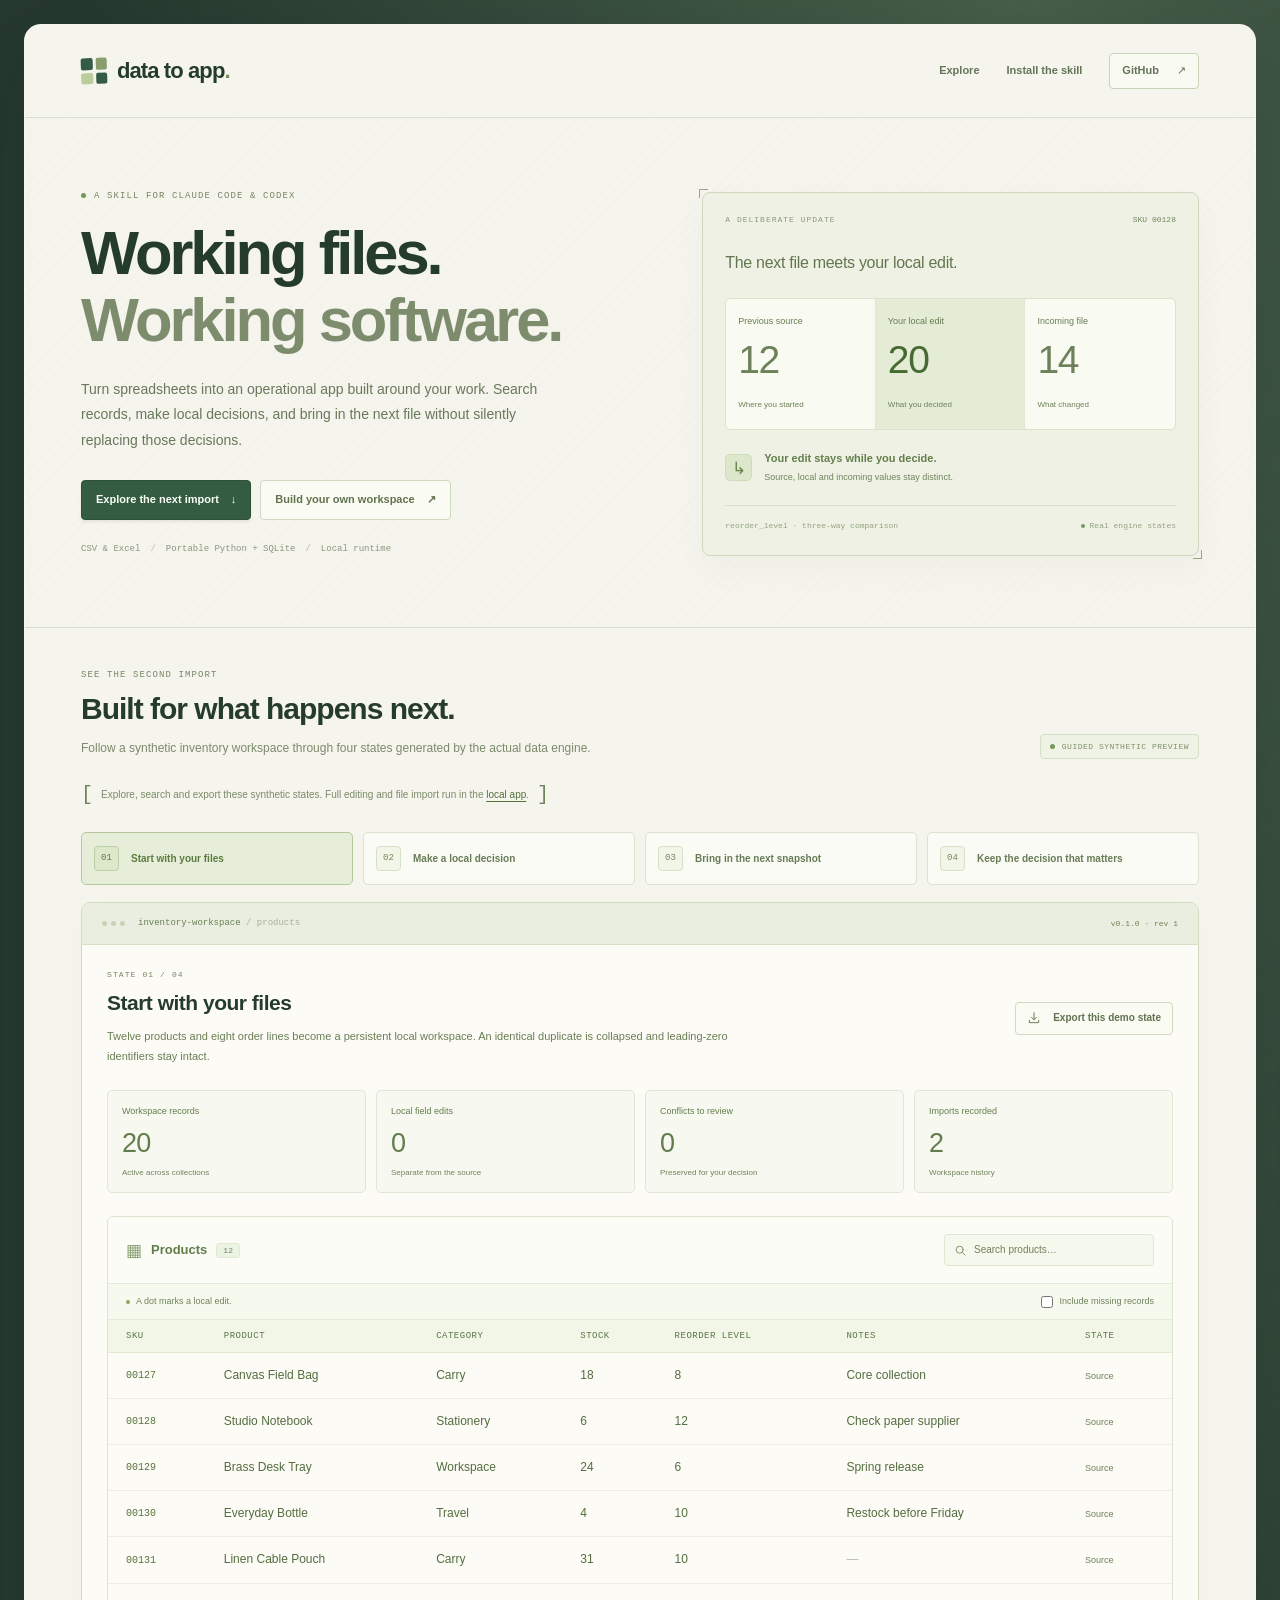
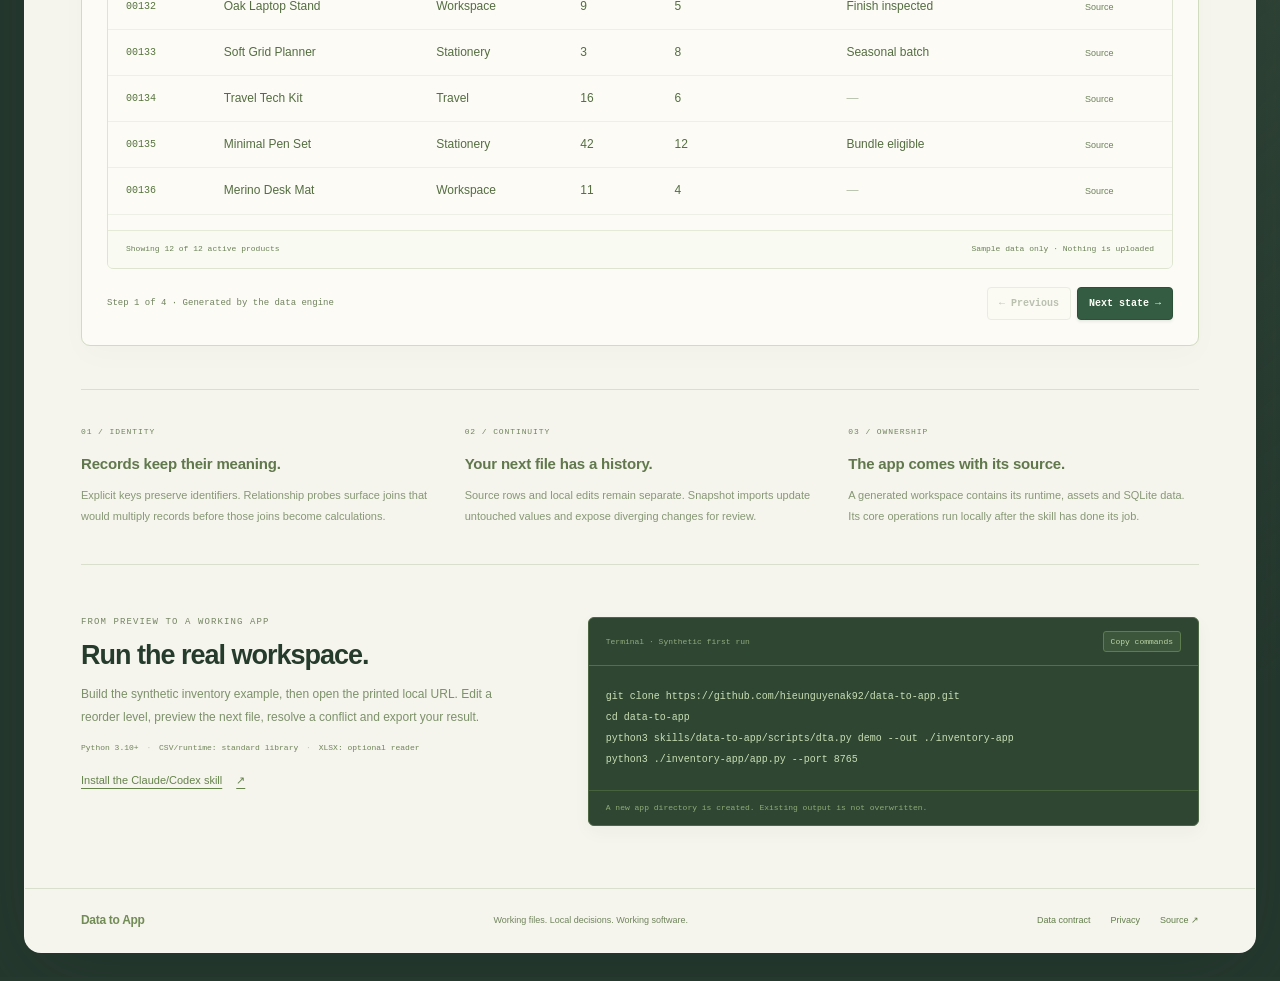
<file: docs/index.html>
<!doctype html>
<html lang="en">
<head>
  <meta charset="utf-8">
  <meta name="viewport" content="width=device-width,initial-scale=1">
  <meta name="color-scheme" content="light">
  <meta name="description" content="Turn working files into working software. Explore real Data to App engine states: source records, local edits, an incoming snapshot and a deliberate conflict resolution.">
  <title>Data to App — Working files. Working software.</title>
  <link rel="stylesheet" href="./demo/demo.css">
  <script src="./demo/demo.js" defer></script>
</head>
<body>
  <a href="#explorer" class="skip-link">Skip to the guided preview</a>
  <div class="page-frame">
    <header class="site-header">
      <a href="#" class="brand" aria-label="Data to App home"><span class="brand-mark" aria-hidden="true"><i></i><i></i><i></i><i></i></span><span>data to app<span class="brand-period">.</span></span></a>
      <nav aria-label="Main navigation"><a href="#explorer">Explore</a><a href="https://github.com/hieunguyenak92/data-to-app/blob/main/docs/INSTALL.md">Install the skill</a><a href="https://github.com/hieunguyenak92/data-to-app" class="github-link">GitHub <span aria-hidden="true">↗</span></a></nav>
    </header>

    <main>
      <section class="hero" aria-labelledby="hero-title">
        <div class="hero-copy">
          <p class="eyebrow"><span class="signal-dot" aria-hidden="true"></span> A skill for Claude Code &amp; Codex</p>
          <h1 id="hero-title">Working files.<br><span>Working software.</span></h1>
          <p class="hero-description">Turn spreadsheets into an operational app built around your work. Search records, make local decisions, and bring in the next file without silently replacing those decisions.</p>
          <div class="hero-actions"><a href="#explorer" class="button button-primary">Explore the next import <span aria-hidden="true">↓</span></a><a href="#run-local" class="button button-secondary">Build your own workspace <span aria-hidden="true">↗</span></a></div>
          <p class="hero-footnote">CSV &amp; Excel <span aria-hidden="true">/</span> Portable Python + SQLite <span aria-hidden="true">/</span> Local runtime</p>
        </div>
        <div class="reasoning-card" aria-label="Three-way comparison example">
          <div class="reasoning-top"><span class="bracket-label">A deliberate update</span><span class="mono-label" id="hero-record">Inventory example</span></div>
          <p class="reasoning-title">The next file meets your local edit.</p>
          <div class="value-flow"><div><span>Previous source</span><strong id="hero-source">—</strong><small>Where you started</small></div><div class="local-value"><span>Your local edit</span><strong id="hero-local">—</strong><small>What you decided</small></div><div><span>Incoming file</span><strong id="hero-incoming">—</strong><small>What changed</small></div></div>
          <div class="reasoning-outcome"><span class="outcome-mark" aria-hidden="true">↳</span><div><strong>Your edit stays while you decide.</strong><span>Source, local and incoming values stay distinct.</span></div></div>
          <div class="reasoning-bottom"><span id="hero-field">Source-aware snapshot imports</span><span class="live-marker"><span class="signal-dot" aria-hidden="true"></span> Real engine states</span></div>
        </div>
      </section>

      <section class="explorer-section" id="explorer" aria-labelledby="explorer-title">
        <div class="section-intro"><div><p class="eyebrow">See the second import</p><h2 id="explorer-title">Built for what happens next.</h2><p>Follow a synthetic inventory workspace through four states generated by the actual data engine.</p></div><span class="preview-label"><span class="signal-dot" aria-hidden="true"></span> Guided synthetic preview</span></div>
        <div class="preview-boundary"><span aria-hidden="true">[</span><p>Explore, search and export these synthetic states. Full editing and file import run in the <a href="#run-local">local app</a>.</p><span aria-hidden="true">]</span></div>

        <div class="preview-error" id="preview-error" role="alert" hidden><div><strong>The preview could not load.</strong><p id="preview-error-message"></p></div><button type="button" class="button button-secondary button-small" id="retry-preview">Try again</button></div>
        <div class="state-navigation" id="state-navigation" role="group" aria-label="Choose an engine state"></div>

        <div class="workspace-preview" id="workspace-preview" aria-busy="true">
          <div class="workspace-top"><div class="window-dots" aria-hidden="true"><i></i><i></i><i></i></div><span>inventory-workspace <span class="window-path">/ products</span></span><span class="workspace-version" id="preview-version">Loading preview</span></div>
          <div class="workspace-content">
            <div class="state-overview"><div><p class="eyebrow" id="state-eyebrow">Actual engine output</p><h3 id="state-title">Reading the workspace…</h3><p id="state-description">The preview data is loading.</p></div><button type="button" class="button button-secondary button-small" id="export-state" disabled><svg viewBox="0 0 24 24" aria-hidden="true"><path d="M12 3v12m-4-4 4 4 4-4M4 16v4h16v-4"/></svg>Export this demo state</button></div>

            <div class="metrics" aria-label="Selected workspace totals"><div><span>Workspace records</span><strong id="metric-records">—</strong><small>Active across collections</small></div><div><span>Local field edits</span><strong id="metric-edits">—</strong><small>Separate from the source</small></div><div id="conflict-metric"><span>Conflicts to review</span><strong id="metric-conflicts">—</strong><small>Preserved for your decision</small></div><div><span>Imports recorded</span><strong id="metric-imports">—</strong><small>Workspace history</small></div></div>

            <div id="comparison-panel" class="comparison-panel" hidden></div>
            <div id="import-note" class="import-note" hidden></div>

            <div class="records-panel">
              <div class="records-heading"><div><span class="collection-icon" aria-hidden="true">▦</span><h4>Products</h4><span id="products-count" class="record-count">—</span></div><label class="search-field"><svg viewBox="0 0 24 24" aria-hidden="true"><circle cx="10.5" cy="10.5" r="6.5"/><path d="m16 16 4.5 4.5"/></svg><span class="sr-only">Search synthetic products</span><input type="search" id="search-products" placeholder="Search products…" autocomplete="off"></label></div>
              <div class="records-options"><span><span class="legend-dot" aria-hidden="true"></span> A dot marks a local edit.</span><label class="checkbox-label"><input id="include-missing" type="checkbox"><span>Include missing records</span></label></div>
              <div class="table-scroll" tabindex="0" role="region" aria-label="Synthetic inventory products"><table id="products-table"><thead><tr><th scope="col">SKU</th><th scope="col">Product</th><th scope="col">Category</th><th scope="col">Stock</th><th scope="col">Reorder level</th><th scope="col">Notes</th><th scope="col">State</th></tr></thead><tbody id="products-body"></tbody></table><div id="empty-products" class="empty-state" hidden><strong>No matching products</strong><p>Try another search or include missing records.</p><button type="button" class="button button-small button-secondary" id="clear-search">Clear search</button></div></div>
              <div class="records-footer"><span id="visible-products">Reading synthetic records…</span><span>Sample data only <span aria-hidden="true">·</span> Nothing is uploaded</span></div>
            </div>
            <div class="state-footer"><span id="state-position">Four steps, one complete import story.</span><div><button type="button" id="previous-state" class="button button-small button-secondary" disabled>← Previous</button><button type="button" id="next-state" class="button button-small button-primary" disabled>Next state →</button></div></div>
          </div>
        </div>
      </section>

      <section class="mechanisms" aria-label="What the skill brings to the work"><article><span class="mechanism-number">01 / Identity</span><h3>Records keep their meaning.</h3><p>Explicit keys preserve identifiers. Relationship probes surface joins that would multiply records before those joins become calculations.</p></article><article><span class="mechanism-number">02 / Continuity</span><h3>Your next file has a history.</h3><p>Source rows and local edits remain separate. Snapshot imports update untouched values and expose diverging changes for review.</p></article><article><span class="mechanism-number">03 / Ownership</span><h3>The app comes with its source.</h3><p>A generated workspace contains its runtime, assets and SQLite data. Its core operations run locally after the skill has done its job.</p></article></section>

      <section class="run-section" id="run-local" aria-labelledby="run-title"><div><p class="eyebrow">From preview to a working app</p><h2 id="run-title">Run the real workspace.</h2><p>Build the synthetic inventory example, then open the printed local URL. Edit a reorder level, preview the next file, resolve a conflict and export your result.</p><p class="requirements">Python 3.10+ <span aria-hidden="true">·</span> CSV/runtime: standard library <span aria-hidden="true">·</span> XLSX: optional reader</p><a class="text-link" href="https://github.com/hieunguyenak92/data-to-app/blob/main/docs/INSTALL.md">Install the Claude/Codex skill <span aria-hidden="true">↗</span></a></div><div class="command-panel"><div class="command-heading"><span>Terminal · Synthetic first run</span><button type="button" id="copy-command">Copy commands</button></div><pre><code id="quickstart-command">git clone https://github.com/hieunguyenak92/data-to-app.git
cd data-to-app
python3 skills/data-to-app/scripts/dta.py demo --out ./inventory-app
python3 ./inventory-app/app.py --port 8765</code></pre><p id="copy-status" class="copy-status" aria-live="polite">A new app directory is created. Existing output is not overwritten.</p></div></section>
    </main>

    <footer class="site-footer"><a href="https://github.com/hieunguyenak92/data-to-app" class="footer-brand">Data to App</a><span>Working files. Local decisions. Working software.</span><div><a href="https://github.com/hieunguyenak92/data-to-app/blob/main/docs/DATA-CONTRACT.md">Data contract</a><a href="https://github.com/hieunguyenak92/data-to-app/blob/main/docs/PRIVACY.md">Privacy</a><a href="https://github.com/hieunguyenak92/data-to-app">Source ↗</a></div></footer>
  </div>
  <div class="sr-only" id="step-announcement" aria-live="polite"></div>
  <noscript><p class="noscript-notice">Enable JavaScript to explore the synthetic states. The quickstart above runs the full local application.</p></noscript>
</body>
</html>
</file>
<file: docs/demo/demo.css>
:root {
  color-scheme: light;
  --outer: #26392f;
  --paper: #f5f4ed;
  --surface: #fcfbf6;
  --ink: #253c2d;
  --text: #56664e;
  --muted: #75816a;
  --line: #d9dfcd;
  --accent: #345c43;
  --accent-soft: #e7eedc;
  --amber: #8b612a;
  --mono: "SFMono-Regular", Consolas, "Liberation Mono", monospace;
  --sans: Inter, "Segoe UI", Arial, sans-serif;
}
* { box-sizing: border-box; }
html { scroll-behavior: smooth; scroll-padding-top: 24px; background: var(--outer); }
body { margin: 0; padding: 24px; color: var(--ink); background: radial-gradient(ellipse at 80% 0, #48604b, transparent 65%), var(--outer); font: 14px/1.6 var(--sans); -webkit-font-smoothing: antialiased; }
button, input { font: inherit; }
button, a { -webkit-tap-highlight-color: transparent; touch-action: manipulation; }
button { cursor: pointer; }
button:disabled { cursor: default; opacity: .42; }
a { color: inherit; }
button:focus-visible, a:focus-visible, input:focus-visible, [tabindex]:focus-visible { outline: 3px solid #839f60; outline-offset: 4px; }
[hidden] { display: none !important; }
.sr-only { position: absolute; width: 1px; height: 1px; padding: 0; margin: -1px; overflow: hidden; clip: rect(0, 0, 0, 0); white-space: nowrap; border: 0; }
.skip-link { position: fixed; top: 10px; left: 30px; z-index: 30; transform: translateY(-200%); background: var(--ink); color: white; padding: 10px 16px; border-radius: 5px; }
.skip-link:focus { transform: translateY(0); }
.page-frame { max-width: 1480px; margin: auto; background: var(--paper); border: 1px solid #ffffff30; border-radius: 17px; overflow: clip; box-shadow: 0 20px 90px #10221930; }
.site-header { display: flex; justify-content: space-between; align-items: center; gap: 20px; padding: 28px 56px; border-bottom: 1px solid var(--line); }
.brand { display: inline-flex; align-items: center; gap: 10px; color: var(--ink); font-size: 22px; font-weight: 730; letter-spacing: -.9px; text-decoration: none; white-space: nowrap; }
.brand-mark { display: grid; grid-template-columns: repeat(2, 1fr); gap: 3px; width: 26px; height: 26px; transform: rotate(-2deg); }
.brand-mark i { background: var(--accent); border-radius: 2px; }
.brand-mark i:nth-child(2) { background: #899d6e; }
.brand-mark i:nth-child(3) { background: #bbcc9d; }
.brand-period { color: #778f5c; }
.site-header nav { display: flex; align-items: center; gap: 27px; }
.site-header nav a { text-decoration: none; color: #647457; font-size: 11px; font-weight: 550; }
.site-header nav a:hover { color: var(--ink); }
.site-header .github-link { display: inline-flex; align-items: center; gap: 18px; border: 1px solid #c8d4b7; padding: 8px 12px; border-radius: 4px; background: #f9faf2; }
.hero { display: grid; grid-template-columns: 1.13fr 1fr; align-items: center; gap: 60px; padding: 73px 56px 70px; background-image: repeating-linear-gradient(135deg, transparent, transparent 6px, #637d4b05 6px, #637d4b05 7px); }
.eyebrow { display: flex; align-items: center; gap: 8px; color: #758663; font: 9px var(--mono); text-transform: uppercase; letter-spacing: 1.1px; margin: 0 0 19px; }
.signal-dot { display: inline-block; width: 5px; height: 5px; flex-shrink: 0; border-radius: 50%; background: #75985b; }
h1 { font-size: clamp(44px, 4.8vw, 69px); line-height: 1.09; font-weight: 550; letter-spacing: -3px; margin: 0; }
h1 span { color: #7e8c6e; }
.hero-description { font-size: 14px; line-height: 1.85; color: #69785b; max-width: 485px; margin: 23px 0 26px; }
.hero-actions { display: flex; gap: 9px; flex-wrap: wrap; }
.button { display: inline-flex; align-items: center; justify-content: center; gap: 12px; min-height: 40px; border: 1px solid transparent; border-radius: 4px; padding: 9px 14px; font-size: 11px; font-weight: 600; text-decoration: none; transition: background .15s, border-color .15s; white-space: nowrap; }
.button-primary { color: #fbfff5; background: var(--accent); border-color: #2d5039; box-shadow: 0 2px 3px #243b2b15; }
.button-primary:hover:not(:disabled) { background: #294c37; }
.button-secondary { color: #61724f; background: #fafbf3; border-color: #d0dac0; }
.button-secondary:hover:not(:disabled) { background: #edf2e2; border-color: #b6c79f; }
.button-small { min-height: 33px; padding: 7px 11px; font-size: 10px; }
.button svg { width: 14px; height: 14px; fill: none; stroke: currentColor; stroke-width: 1.6; stroke-linecap: round; stroke-linejoin: round; }
.hero-footnote { display: flex; gap: 10px; flex-wrap: wrap; font: 9px/1.8 var(--mono); color: #8c987e; margin: 21px 0 0; }
.hero-footnote>span { color: #b3bea4; }
.reasoning-card { position: relative; background: #eef1e4; border: 1px solid #ced9bd; border-radius: 8px; box-shadow: 0 14px 35px #39512908; padding: 22px; }
.reasoning-card::before, .reasoning-card::after { content: ""; position: absolute; width: 8px; height: 8px; border-color: #95a97a; border-style: solid; pointer-events: none; }
.reasoning-card::before { top: -4px; left: -4px; border-width: 1px 0 0 1px; }
.reasoning-card::after { bottom: -4px; right: -4px; border-width: 0 1px 1px 0; }
.reasoning-top { display: flex; justify-content: space-between; gap: 12px; color: #8b997c; font: 8px var(--mono); }
.bracket-label { text-transform: uppercase; letter-spacing: 1px; }
.mono-label { color: #71855c; text-align: right; }
.reasoning-title { font-size: 16px; color: #647651; margin: 26px 0 22px; letter-spacing: -.3px; }
.value-flow { display: grid; grid-template-columns: repeat(3, minmax(0, 1fr)); background: #f9fbf2; border: 1px solid #dbe4cc; border-radius: 5px; overflow: hidden; }
.value-flow>div { padding: 15px 12px; border-right: 1px solid #e0e7d3; min-width: 0; }
.value-flow>div:last-child { border: 0; }
.value-flow .local-value { background: #e4ecd6; }
.value-flow span { display: block; font-size: 9px; color: #687c54; }
.value-flow strong { font-size: 39px; font-weight: 500; letter-spacing: -1.4px; display: block; line-height: 1.1; color: #6d815a; margin: 11px 0 9px; overflow-wrap: anywhere; }
.value-flow .local-value strong { color: #476a33; }
.value-flow small { font-size: 8px; color: #6e815a; }
.reasoning-outcome { display: flex; align-items: center; gap: 12px; margin: 20px 0; }
.outcome-mark { width: 27px; height: 27px; display: grid; place-items: center; background: #dce7cc; border: 1px solid #ceddb9; color: #68864b; border-radius: 5px; font-size: 17px; flex-shrink: 0; }
.reasoning-outcome strong { font-size: 11px; font-weight: 600; color: #647e4c; display: block; }
.reasoning-outcome div>span { display: block; font-size: 9px; color: #71845e; margin-top: 3px; }
.reasoning-bottom { display: flex; justify-content: space-between; gap: 10px; border-top: 1px solid #d7e1c9; padding-top: 14px; color: #94a283; font: 8px/1.6 var(--mono); }
.live-marker { display: inline-flex; align-items: center; gap: 5px; white-space: nowrap; }
.live-marker .signal-dot { width: 4px; height: 4px; }
.explorer-section { padding: 42px 56px 0; border-top: 1px solid var(--line); }
.section-intro { display: flex; align-items: flex-end; justify-content: space-between; gap: 30px; margin-bottom: 24px; }
.section-intro .eyebrow { margin-bottom: 11px; }
h2 { font-size: 30px; line-height: 1.2; font-weight: 550; letter-spacing: -1px; margin: 0; }
.section-intro p:not(.eyebrow) { font-size: 12px; color: #7d8a6d; margin: 12px 0 0; max-width: 620px; }
.preview-label { display: inline-flex; align-items: center; gap: 7px; flex-shrink: 0; color: #7d906a; font: 8px var(--mono); text-transform: uppercase; letter-spacing: .5px; padding: 7px 9px; border: 1px solid #d4dfc5; border-radius: 4px; background: #eef3e5; white-space: nowrap; }
.preview-boundary { display: flex; align-items: center; gap: 8px; color: #71855d; margin-bottom: 26px; }
.preview-boundary>span { font: 20px var(--mono); }
.preview-boundary p { margin: 0; color: #7b8b69; font-size: 10px; line-height: 1.7; }
.preview-boundary a { color: #54723d; text-underline-offset: 3px; }
.state-navigation { display: grid; grid-template-columns: repeat(4, minmax(0, 1fr)); gap: 10px; margin-bottom: 17px; }
.step-button { display: flex; align-items: center; gap: 12px; text-align: left; border: 1px solid #dbe2cf; background: #fafbf4; color: #687b56; padding: 13px 12px; border-radius: 5px; min-width: 0; transition: background .15s, border-color .15s; }
.step-button:hover { background: #edf2e3; }
.step-button.active { border-color: #b5c89b; background: #e6eed9; color: #5b7b3e; }
.step-index { display: grid; place-items: center; width: 25px; height: 25px; flex-shrink: 0; border: 1px solid #d6e0c7; background: #f2f6e9; border-radius: 4px; color: #71885a; font: 9px var(--mono); }
.step-button.active .step-index { color: #5c7b42; border-color: #bdcfa4; background: #dce8c9; }
.step-name { font-size: 10px; line-height: 1.5; font-weight: 600; overflow-wrap: anywhere; }
.workspace-preview { background: var(--surface); border: 1px solid #d0dbbf; border-radius: 9px; box-shadow: 0 10px 30px #40572f05; overflow: hidden; }
.workspace-top { display: flex; align-items: center; gap: 13px; min-height: 42px; padding: 10px 20px; background: #e9eee0; border-bottom: 1px solid #d6e0c9; color: #6c8057; font: 9px var(--mono); }
.window-dots { display: flex; gap: 4px; }
.window-dots i { width: 5px; height: 5px; background: #c7d3b7; border-radius: 50%; }
.window-path { color: #a7b197; }
.workspace-version { margin-left: auto; color: #6f8458; font-size: 8px; }
.workspace-content { padding: 25px; }
.state-overview { display: flex; align-items: center; justify-content: space-between; gap: 25px; }
.state-overview .eyebrow { margin-bottom: 7px; font-size: 8px; }
.state-overview h3 { margin: 0; font-size: 21px; font-weight: 550; letter-spacing: -.5px; }
.state-overview p:not(.eyebrow) { font-size: 11px; line-height: 1.8; margin: 8px 0 0; color: #6a7e55; max-width: 650px; }
.metrics { display: grid; grid-template-columns: repeat(4, minmax(0, 1fr)); gap: 10px; margin: 23px 0; }
.metrics>div { border: 1px solid #e0e7d4; background: #f7f9f0; border-radius: 5px; padding: 13px 14px; min-width: 0; }
.metrics span { display: block; font-size: 9px; color: #657d4f; }
.metrics strong { display: block; font-size: 27px; line-height: 1.2; font-weight: 500; letter-spacing: -.8px; margin: 9px 0 7px; color: #637d4d; font-variant-numeric: tabular-nums; }
.metrics small { display: block; font-size: 8px; color: #70825d; }
.metrics .has-conflicts { background: #fbf3e3; border-color: #e9dcbd; }
.metrics .has-conflicts span, .metrics .has-conflicts strong { color: #99713a; }
.metrics .has-conflicts small { color: #ad956e; }
.comparison-panel { margin: 0 0 22px; border: 1px solid #e7d9b7; background: #fcf8ed; border-radius: 5px; overflow: hidden; }
.comparison-heading { display: flex; justify-content: space-between; gap: 15px; padding: 12px 15px; border-bottom: 1px solid #eadfc6; }
.comparison-heading strong { color: #85602b; font-size: 11px; font-weight: 600; }
.comparison-heading span { color: #8b7148; font: 8px var(--mono); }
.comparison-values { display: grid; grid-template-columns: repeat(3, minmax(0, 1fr)); }
.comparison-values>div { padding: 14px 16px; border-right: 1px solid #eee3cb; }
.comparison-values>div:last-child { border: 0; }
.comparison-values .comparison-local { background: #f0f3e5; }
.comparison-values span { display: block; font: 8px var(--mono); text-transform: uppercase; letter-spacing: .5px; color: #8c754d; }
.comparison-values strong { display: block; margin-top: 7px; font-size: 23px; font-weight: 500; line-height: 1.5; color: #9c8052; overflow-wrap: anywhere; }
.comparison-local strong { color: #6d854f; }
.comparison-footer { display: flex; justify-content: space-between; align-items: center; gap: 16px; padding: 11px 15px; border-top: 1px solid #eadfc6; }
.comparison-footer p { margin: 0; color: #8a7248; font-size: 10px; }
.comparison-footer button { border: 0; background: transparent; color: #748a51; text-decoration: underline; text-underline-offset: 3px; font-size: 10px; padding: 4px 0; }
.import-note { border-left: 2px solid #c3d3a9; padding: 2px 0 2px 11px; color: #8a9c75; font-size: 10px; line-height: 1.8; margin: 0 0 21px; }
.records-panel { border: 1px solid #dde5d0; border-radius: 6px; overflow: hidden; }
.records-heading { display: flex; justify-content: space-between; align-items: center; gap: 18px; padding: 17px 18px; background: #fbfcf6; }
.records-heading>div { display: flex; align-items: center; gap: 9px; }
.records-heading h4 { margin: 0; font-size: 13px; font-weight: 600; color: #627c4a; }
.collection-icon { color: #8a9f72; font-size: 17px; }
.record-count { color: #6e8458; background: #edf3e3; border: 1px solid #e0e9d1; padding: 2px 6px; border-radius: 3px; font: 8px var(--mono); }
.search-field { display: flex; align-items: center; gap: 7px; border: 1px solid #dfe7d1; border-radius: 4px; padding: 0 9px; background: #f5f8ec; width: 210px; min-width: 130px; color: #70865a; min-height: 30px; }
.search-field input { background: transparent; border: 0; outline: 0; width: 100%; min-width: 0; color: #60794a; font-size: 10px; padding: 7px 0; }
.search-field input::placeholder { color: #70825d; }
.search-field:focus-within { outline: 2px solid #91a871; outline-offset: 2px; }
.search-field input:focus-visible { outline: 0; }
.search-field svg { width: 13px; height: 13px; fill: none; stroke: currentColor; stroke-width: 1.6; stroke-linecap: round; flex-shrink: 0; }
.records-options { display: flex; justify-content: space-between; align-items: center; gap: 15px; padding: 10px 18px; border-top: 1px solid #e5ebda; border-bottom: 1px solid #e5ebda; background: #f6f9ee; color: #70835d; font-size: 9px; }
.records-options>span { display: flex; align-items: center; gap: 6px; }
.legend-dot { width: 4px; height: 4px; border-radius: 50%; background: #8ba567; display: inline-block; flex-shrink: 0; }
.checkbox-label { display: flex; align-items: center; gap: 6px; cursor: pointer; }
.checkbox-label input { width: 12px; height: 12px; accent-color: var(--accent); margin: 0; }
.table-scroll { overflow: auto; width: 100%; max-height: 510px; }
table { width: 100%; border-collapse: collapse; white-space: nowrap; text-align: left; }
th { position: sticky; top: 0; background: #f1f6e7; border-bottom: 1px solid #e2ead4; color: #5b7547; font: 9px var(--mono); text-transform: uppercase; letter-spacing: .5px; padding: 11px 14px; }
td { color: #546d40; font-size: 12px; padding: 13px 14px; border-bottom: 1px solid #edf1e5; max-width: 245px; overflow: hidden; text-overflow: ellipsis; font-variant-numeric: tabular-nums; }
th:first-child, td:first-child { padding-left: 18px; }
th:last-child, td:last-child { padding-right: 18px; }
tr:last-child td { border-bottom: 0; }
tbody tr:hover { background: #f4f8eb; }
.key-cell { color: #56743d; font: 10px var(--mono); }
.local-cell { display: inline-flex; align-items: center; gap: 6px; }
.local-cell::after { content: ""; display: inline-block; width: 4px; height: 4px; flex-shrink: 0; border-radius: 50%; background: #7f9f58; }
.is-missing td { color: #aaa98f; background: #f8f5e9; }
.record-badge { display: inline-block; font-size: 8px; line-height: 1.4; color: #637e4c; background: #eef5e4; border: 1px solid #dce8cc; border-radius: 3px; padding: 3px 6px; text-transform: uppercase; letter-spacing: .3px; }
.record-badge.needs-review, .record-badge.missing { color: #8e6b30; background: #fbf2dc; border-color: #ecdfbe; }
.source-label { color: #6e8159; font-size: 9px; }
.null-value { color: #b3bea5; }
.records-footer { display: flex; justify-content: space-between; gap: 15px; padding: 12px 18px; border-top: 1px solid #e3ead6; color: #6c8056; font: 8px/1.6 var(--mono); background: #f9fbf3; }
.empty-state { text-align: center; padding: 38px 20px; color: #71875a; }
.empty-state strong { font-size: 13px; font-weight: 550; color: #718c56; }
.empty-state p { font-size: 10px; }
.state-footer { display: flex; justify-content: space-between; align-items: center; gap: 15px; margin-top: 18px; color: #70825d; font: 9px var(--mono); }
.state-footer>div { display: flex; gap: 6px; }
.mechanisms { display: grid; grid-template-columns: repeat(3, minmax(0, 1fr)); gap: 33px; margin: 43px 56px 0; padding: 28px 0 37px; border-top: 1px solid var(--line); border-bottom: 1px solid var(--line); }
.mechanism-number { color: #71855d; font: 8px var(--mono); text-transform: uppercase; letter-spacing: .9px; }
.mechanisms h3 { margin: 12px 0 9px; font-size: 15px; font-weight: 550; letter-spacing: -.2px; color: #60784b; }
.mechanisms p { margin: 0; color: #879875; font-size: 11px; line-height: 1.9; }
.run-section { display: grid; grid-template-columns: .85fr 1.15fr; gap: 55px; padding: 52px 56px 62px; }
.run-section .eyebrow { margin-bottom: 12px; }
.run-section h2 { font-size: 27px; }
.run-section p:not(.eyebrow) { font-size: 12px; color: #7c9169; line-height: 1.9; max-width: 460px; }
.run-section .requirements { font: 8px/1.8 var(--mono)!important; color: #6f8458!important; }
.requirements span { color: #bdc8ab; margin: 0 3px; }
.text-link { display: inline-flex; gap: 14px; margin-top: 9px; font-size: 11px; color: #65834b; text-underline-offset: 4px; }
.command-panel { min-width: 0; background: #2f4633; border: 1px solid #4d6745; border-radius: 6px; box-shadow: 0 6px 18px #31472e0a; overflow: hidden; align-self: start; }
.command-heading { display: flex; justify-content: space-between; align-items: center; gap: 12px; padding: 13px 17px; border-bottom: 1px solid #537147; color: #91ab7c; font: 8px var(--mono); }
.command-heading button { border: 1px solid #5d7c4f; background: #3c563b; color: #bbd4a4; border-radius: 3px; font-size: 8px; padding: 5px 7px; }
.command-heading button:hover { background: #4d6c48; }
.command-panel pre { margin: 0; padding: 20px 17px; overflow: auto; color: #c8dfb4; font: 10px/2.1 var(--mono); tab-size: 2; }
.copy-status { border-top: 1px solid #47633d; margin: 0!important; padding: 10px 17px; color: #8fac76!important; font: 8px/1.8 var(--mono)!important; max-width: none!important; }
.site-footer { display: flex; justify-content: space-between; align-items: center; gap: 20px; padding: 22px 56px; border-top: 1px solid var(--line); color: #71855d; font-size: 9px; }
.footer-brand { font-size: 12px; font-weight: 600; letter-spacing: -.3px; color: #718c55; text-decoration: none; }
.site-footer>div { display: flex; gap: 20px; }
.site-footer>div a { color: #637e4b; text-decoration: none; }
.site-footer>div a:hover { text-decoration: underline; }
.preview-error { display: flex; justify-content: space-between; gap: 20px; align-items: center; border: 1px solid #e6c6a7; background: #faf0df; color: #a57b41; padding: 14px; margin: 0 0 20px; border-radius: 5px; font-size: 11px; }
.preview-error p { margin: 5px 0 0; font-size: 10px; }
.noscript-notice { background: #f9f2dd; color: #8d6d36; border: 1px solid #dfcda5; padding: 16px; border-radius: 6px; font-size: 12px; }
@media (min-width: 1550px) {
  .hero { padding-top: 86px; padding-bottom: 84px; gap: 80px; }
  h1 { font-size: 72px; }
  .hero-description { font-size: 15px; }
}
@media (max-width: 1100px) {
  body { padding: 14px; }
  .site-header { padding: 23px 32px; }
  .hero { padding: 52px 32px; gap: 33px; }
  h1 { font-size: 48px; letter-spacing: -2px; }
  .hero-description { font-size: 12px; }
  .hero-actions { gap: 7px; }
  .hero-actions .button { font-size: 10px; padding: 9px 11px; }
  .reasoning-card { padding: 17px; }
  .value-flow>div { padding: 13px 9px; }
  .value-flow span { font-size: 8px; }
  .value-flow small { font-size: 7px; }
  .reasoning-title { font-size: 14px; margin-top: 20px; }
  .reasoning-top { font-size: 7px; }
  .reasoning-bottom { font-size: 7px; }
  .reasoning-outcome strong { font-size: 10px; }
  .reasoning-outcome div>span { font-size: 8px; }
  .explorer-section { padding: 35px 32px 0; }
  h2 { font-size: 26px; }
  .step-button { gap: 8px; padding: 11px 9px; }
  .step-name { font-size: 9px; }
  .step-index { width: 23px; height: 23px; }
  .workspace-content { padding: 20px; }
  .mechanisms { margin: 35px 32px 0; gap: 23px; }
  .mechanisms h3 { font-size: 13px; }
  .mechanisms p { font-size: 10px; }
  .run-section { padding: 43px 32px 49px; gap: 30px; }
  .run-section h2 { font-size: 25px; }
  .site-footer { padding: 22px 32px; }
  .site-footer>span { display: none; }
}
@media (max-width: 760px) {
  body { padding: 8px; }
  html { scroll-padding-top: 15px; }
  .page-frame { border-radius: 11px; }
  .site-header { padding: 20px 20px; gap: 15px; }
  .brand { font-size: 19px; gap: 8px; }
  .brand-mark { width: 23px; height: 23px; }
  .site-header nav { gap: 17px; }
  .site-header nav a { font-size: 10px; }
  .site-header nav>a:nth-child(2) { display: none; }
  .site-header .github-link { gap: 10px; padding: 7px 9px; }
  .hero { display: block; padding: 39px 22px 34px; }
  .eyebrow { font-size: 8px; margin-bottom: 17px; }
  h1 { font-size: clamp(38px, 8.8vw, 61px); letter-spacing: -1.8px; }
  .hero-description { font-size: 12px; line-height: 1.85; margin: 20px 0 23px; max-width: 520px; }
  .hero-actions .button { font-size: 10px; min-height: 38px; }
  .hero-footnote { font-size: 8px; gap: 7px; margin-top: 18px; }
  .reasoning-card { margin-top: 32px; padding: 19px; }
  .reasoning-title { margin-top: 21px; font-size: 15px; }
  .reasoning-top { font-size: 8px; }
  .value-flow>div { padding: 13px 10px; }
  .value-flow span { font-size: 8px; }
  .value-flow strong { font-size: 35px; }
  .value-flow small { font-size: 7px; }
  .reasoning-outcome strong { font-size: 11px; }
  .reasoning-outcome div>span { font-size: 9px; }
  .reasoning-bottom { font-size: 7px; gap: 8px; }
  .explorer-section { padding: 31px 20px 0; }
  .section-intro { display: block; margin-bottom: 16px; }
  .section-intro h2 { font-size: 25px; }
  .section-intro p:not(.eyebrow) { font-size: 11px; }
  .preview-label { margin-top: 17px; font-size: 7px; }
  .preview-boundary { gap: 6px; margin-bottom: 20px; }
  .preview-boundary p { font-size: 9px; }
  .preview-boundary>span { font-size: 28px; }
  .state-navigation { grid-template-columns: repeat(2, minmax(0, 1fr)); gap: 7px; margin-bottom: 12px; }
  .step-button { padding: 11px 10px; gap: 9px; min-height: 51px; }
  .step-name { font-size: 9px; }
  .workspace-top { padding: 11px 13px; gap: 8px; font-size: 8px; }
  .window-path { display: none; }
  .workspace-version { font-size: 7px; }
  .workspace-content { padding: 17px 13px; }
  .state-overview { display: block; }
  .state-overview h3 { font-size: 19px; }
  .state-overview p:not(.eyebrow) { font-size: 10px; }
  .state-overview>.button { margin-top: 15px; }
  .metrics { grid-template-columns: repeat(2, minmax(0, 1fr)); gap: 7px; margin: 18px 0; }
  .metrics>div { padding: 12px; }
  .metrics span { font-size: 9px; }
  .metrics strong { font-size: 25px; margin: 7px 0 6px; }
  .metrics small { font-size: 8px; }
  .comparison-heading { padding: 11px; gap: 10px; }
  .comparison-heading strong { font-size: 10px; }
  .comparison-heading span { font-size: 7px; }
  .comparison-values>div { padding: 12px 9px; }
  .comparison-values span { font-size: 7px; letter-spacing: 0; }
  .comparison-values strong { font-size: 22px; }
  .comparison-footer { display: block; padding: 11px; }
  .comparison-footer p { font-size: 9px; }
  .comparison-footer button { margin-top: 8px; font-size: 9px; }
  .import-note { font-size: 9px; }
  .records-heading { display: block; padding: 14px 12px; }
  .records-heading h4 { font-size: 12px; }
  .search-field { width: 100%; margin-top: 12px; min-height: 34px; }
  .search-field input { font-size: 16px; padding: 6px 0; }
  .records-options { padding: 10px 12px; font-size: 8px; align-items: flex-start; gap: 10px; }
  .records-options>span { max-width: 100px; align-items: flex-start; }
  .records-options .legend-dot { margin-top: 4px; }
  .checkbox-label { max-width: 120px; align-items: flex-start; }
  .checkbox-label input { margin-top: 1px; flex-shrink: 0; }
  td { font-size: 11px; max-width: 210px; padding: 12px; }
  th { font-size: 8px; padding: 10px 12px; }
  th:first-child, td:first-child { padding-left: 12px; }
  th:last-child, td:last-child { padding-right: 12px; }
  .records-footer { display: block; padding: 11px 12px; font-size: 7px; }
  .records-footer>span { display: block; }
  .records-footer>span+span { margin-top: 5px; }
  .state-footer { display: block; font-size: 8px; margin-top: 15px; }
  .state-footer>div { justify-content: flex-end; margin-top: 12px; }
  .state-footer .button { font-size: 9px; min-height: 34px; }
  .mechanisms { display: block; margin: 29px 20px 0; padding: 22px 0 27px; }
  .mechanisms article+article { margin-top: 23px; }
  .mechanism-number { font-size: 8px; }
  .mechanisms h3 { font-size: 15px; margin-top: 9px; }
  .mechanisms p { font-size: 11px; max-width: 530px; }
  .run-section { display: block; padding: 31px 20px 37px; }
  .run-section h2 { font-size: 25px; }
  .run-section p:not(.eyebrow) { font-size: 11px; }
  .run-section .requirements { font-size: 7px!important; }
  .command-panel { margin-top: 24px; }
  .command-panel pre { font-size: 9px; padding: 17px 13px; }
  .command-heading { padding: 11px 13px; font-size: 7px; }
  .command-heading button { font-size: 7px; }
  .copy-status { padding: 10px 13px!important; font-size: 7px!important; }
  .site-footer { display: block; padding: 19px 20px; }
  .site-footer>div { margin-top: 14px; gap: 19px; flex-wrap: wrap; }
  .site-footer>div a { font-size: 9px; }
  .preview-error { display: block; font-size: 10px; }
  .preview-error .button { margin-top: 12px; }
}
@media (max-width: 370px) {
  .site-header { padding: 18px 16px; }
  .hero { padding-left: 18px; padding-right: 18px; }
  .hero-actions .button { font-size: 9px; padding: 9px 10px; }
  .hero-footnote { font-size: 7px; }
  .reasoning-card { padding: 16px; }
  .reasoning-bottom .live-marker { display: none; }
  .explorer-section { padding-left: 16px; padding-right: 16px; }
  .workspace-content { padding-left: 10px; padding-right: 10px; }
  .comparison-values span { font-size: 6px; }
}
@media (prefers-reduced-motion: reduce) {
  html { scroll-behavior: auto; }
  *, *::before, *::after { transition: none!important; animation: none!important; }
}
</file>
